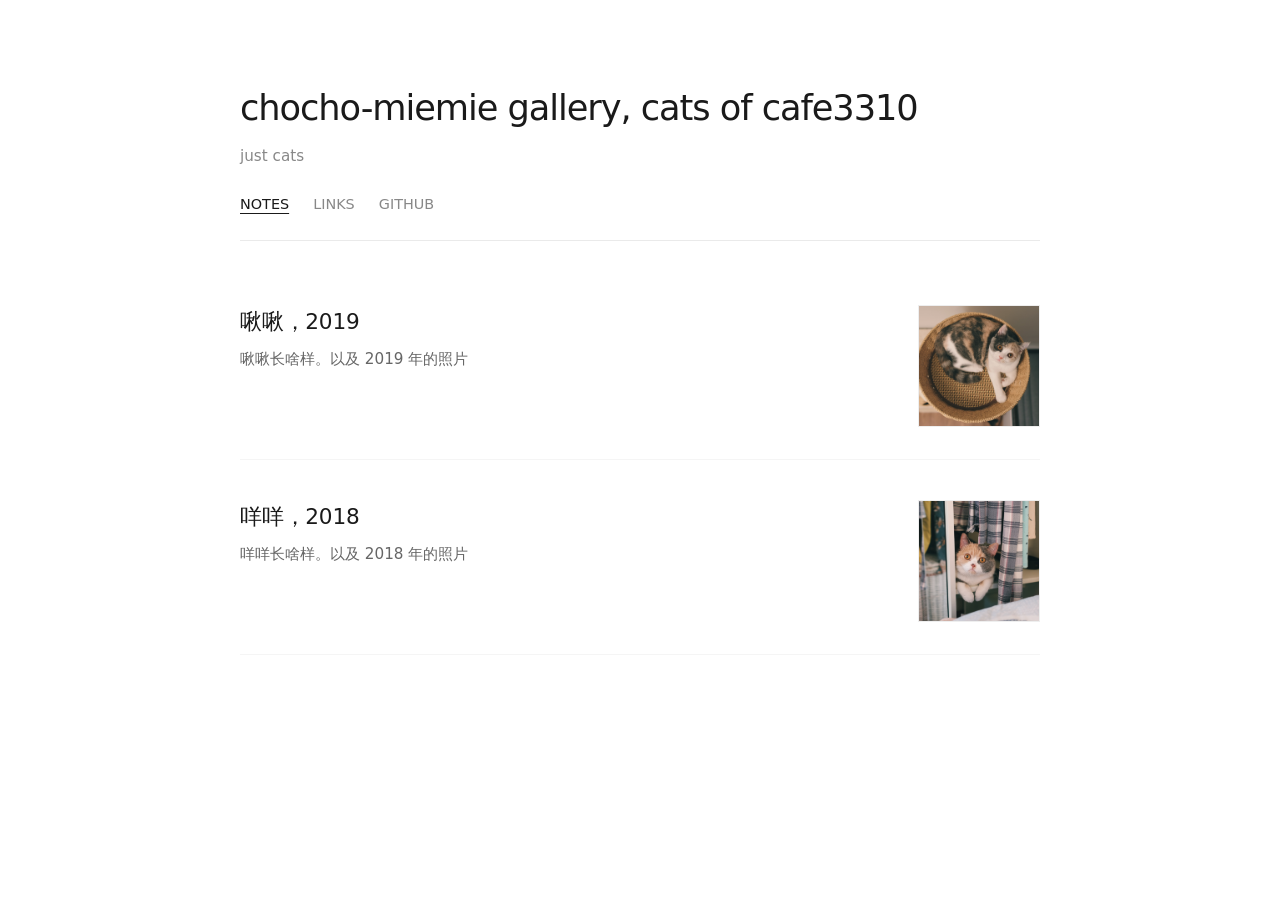
<file: docs/index.html>
<!DOCTYPE html>
<html lang="zh">
<head>
  <meta charset="UTF-8">
  <meta name="viewport" content="width=device-width, initial-scale=1.0">
  <title>Notes - chocho-miemie gallery</title>
  <meta name="description" content="just cats">
  <link rel="stylesheet" href="./styles.css">
  <meta property="og:title" content="chocho-miemie gallery, cats of cafe3310">
  <meta property="og:type" content="website">
  <meta property="og:url" content="https://cafe3310.github.io/chocho-miemie-album/index.html">
  <meta property="og:image" content="https://cafe3310.github.io/chocho-miemie-album/gallery/2026-06-08-00-00_miemie-at-2018_miemie-7.jpg">
  <meta property="og:description" content="just cats">
  <meta property="og:site_name" content="chocho-miemie gallery, cats of cafe3310">
  <meta name="twitter:card" content="summary_large_image">
  <meta name="twitter:title" content="chocho-miemie gallery, cats of cafe3310">
  <meta name="twitter:description" content="just cats">
  <meta name="twitter:image" content="https://cafe3310.github.io/chocho-miemie-album/gallery/2026-06-08-00-00_miemie-at-2018_miemie-7.jpg">
  <script type="application/ld+json">
{
  "@context": "https://schema.org",
  "@graph": [
    {
      "@type": "WebSite",
      "@id": "https://cafe3310.github.io/chocho-miemie-album/#website",
      "name": "chocho-miemie gallery, cats of cafe3310",
      "url": "https://cafe3310.github.io/chocho-miemie-album/",
      "description": "just cats"
    },
    {
      "@type": "TechArticle",
      "headline": "啾啾，2019",
      "description": "啾啾长啥样。以及 2019 年的照片",
      "image": [
        "https://cafe3310.github.io/chocho-miemie-album/gallery/2026-06-09-19-53_jiujiu-at-2019_jiujiu-1.jpg",
        "https://cafe3310.github.io/chocho-miemie-album/gallery/2026-06-09-19-53_jiujiu-at-2019_jiujiu-2.jpg",
        "https://cafe3310.github.io/chocho-miemie-album/gallery/2026-06-09-19-53_jiujiu-at-2019_jiujiu-3.jpg",
        "https://cafe3310.github.io/chocho-miemie-album/gallery/2026-06-09-19-53_jiujiu-at-2019_jiujiu-4.jpg",
        "https://cafe3310.github.io/chocho-miemie-album/gallery/2026-06-09-19-53_jiujiu-at-2019_jiujiu-5.jpg",
        "https://cafe3310.github.io/chocho-miemie-album/gallery/2026-06-09-19-53_jiujiu-at-2019_jiujiu-6.jpg",
        "https://cafe3310.github.io/chocho-miemie-album/gallery/2026-06-09-19-53_jiujiu-at-2019_jiujiu-7.jpg"
      ],
      "datePublished": "2026-06-09",
      "url": "https://cafe3310.github.io/chocho-miemie-album/posts/jiujiu-at-2019.html",
      "author": {
        "@type": "Person",
        "name": "cafe3310",
        "url": "https://github.com/cafe3310"
      }
    },
    {
      "@type": "TechArticle",
      "headline": "咩咩，2018",
      "description": "咩咩长啥样。以及 2018 年的照片",
      "image": [
        "https://cafe3310.github.io/chocho-miemie-album/gallery/2026-06-08-00-00_miemie-at-2018_miemie-1.jpg",
        "https://cafe3310.github.io/chocho-miemie-album/gallery/2026-06-08-00-00_miemie-at-2018_miemie-2.jpg",
        "https://cafe3310.github.io/chocho-miemie-album/gallery/2026-06-08-00-00_miemie-at-2018_miemie-3.jpg",
        "https://cafe3310.github.io/chocho-miemie-album/gallery/2026-06-08-00-00_miemie-at-2018_miemie-4.jpg",
        "https://cafe3310.github.io/chocho-miemie-album/gallery/2026-06-08-00-00_miemie-at-2018_miemie-5.jpg",
        "https://cafe3310.github.io/chocho-miemie-album/gallery/2026-06-08-00-00_miemie-at-2018_miemie-6.jpg",
        "https://cafe3310.github.io/chocho-miemie-album/gallery/2026-06-08-00-00_miemie-at-2018_miemie-7.jpg",
        "https://cafe3310.github.io/chocho-miemie-album/gallery/2026-06-08-00-00_miemie-at-2018_miemie-8.jpg"
      ],
      "datePublished": "2026-06-08",
      "url": "https://cafe3310.github.io/chocho-miemie-album/posts/miemie-at-2018.html",
      "author": {
        "@type": "Person",
        "name": "cafe3310",
        "url": "https://github.com/cafe3310"
      }
    }
  ]
}
</script>
</head>
<body>
  <div class="container">
    <header>
      <h1><a href="./index.html" style="text-decoration: none; color: inherit;">chocho-miemie gallery, cats of cafe3310</a></h1>
      <p>just cats</p>
      <nav class="site-nav">
        <a href="./index.html" class="active">NOTES</a>
        <a href="./links.html" class="">LINKS</a>
        <a href="https://github.com/cafe3310" target="_blank" rel="noopener noreferrer">GITHUB</a>
      </nav>
    </header>

    <main>
      <div class="post-list">
  
        <article class="post-item">
          <a href="posts/jiujiu-at-2019.html">
            <div class="post-thumbnail">
              <img src="gallery/2026-06-09-19-53_jiujiu-at-2019_jiujiu-5.jpg" alt="啾啾，2019" loading="lazy">
            </div>
            <div class="post-info">
              <h2 class="post-title">啾啾，2019</h2>
              <p class="post-desc">啾啾长啥样。以及 2019 年的照片</p>
            </div>
          </a>
        </article>
        

        <article class="post-item">
          <a href="posts/miemie-at-2018.html">
            <div class="post-thumbnail">
              <img src="gallery/2026-06-08-00-00_miemie-at-2018_miemie-1.jpg" alt="咩咩，2018" loading="lazy">
            </div>
            <div class="post-info">
              <h2 class="post-title">咩咩，2018</h2>
              <p class="post-desc">咩咩长啥样。以及 2018 年的照片</p>
            </div>
          </a>
        </article>
        
</div>

    </main>
  </div>
</body>
</html>
</file>
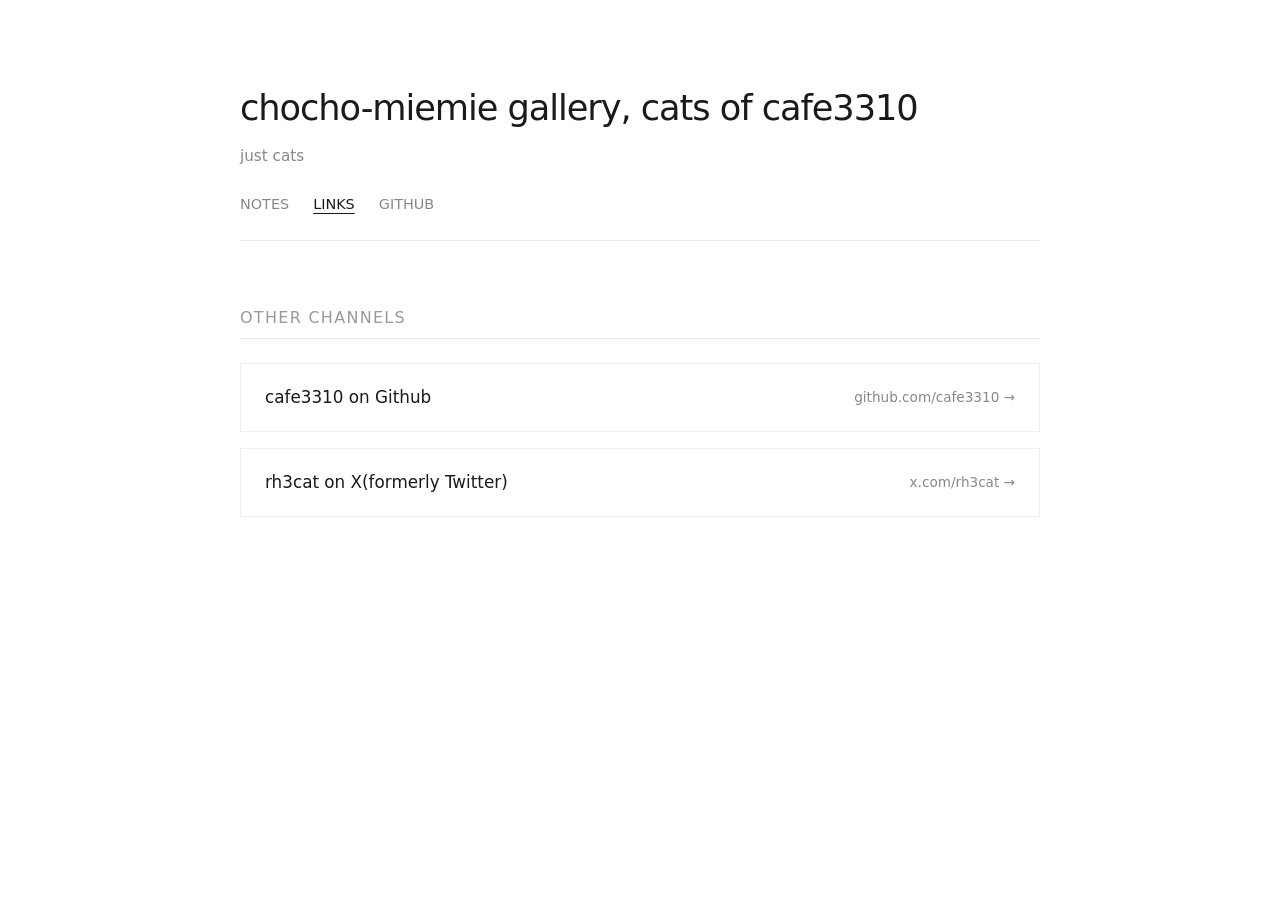
<file: docs/links.html>
<!DOCTYPE html>
<html lang="zh">
<head>
  <meta charset="UTF-8">
  <meta name="viewport" content="width=device-width, initial-scale=1.0">
  <title>Links - chocho-miemie gallery</title>
  <meta name="description" content="Other channels and resources for chocho-miemie gallery, cats of cafe3310">
  <link rel="stylesheet" href="./styles.css">
  <meta property="og:title" content="Links">
  <meta property="og:type" content="website">
  <meta property="og:url" content="https://cafe3310.github.io/chocho-miemie-album/links.html">
  <meta property="og:image" content="https://cafe3310.github.io/chocho-miemie-album/gallery/2026-06-08-00-00_miemie-at-2018_miemie-7.jpg">
  <meta property="og:description" content="Other channels and resources for chocho-miemie gallery, cats of cafe3310">
  <meta property="og:site_name" content="chocho-miemie gallery, cats of cafe3310">
  <meta name="twitter:card" content="summary_large_image">
  <meta name="twitter:title" content="Links">
  <meta name="twitter:description" content="Other channels and resources for chocho-miemie gallery, cats of cafe3310">
  <meta name="twitter:image" content="https://cafe3310.github.io/chocho-miemie-album/gallery/2026-06-08-00-00_miemie-at-2018_miemie-7.jpg">
  <script type="application/ld+json">
{
  "@context": "https://schema.org",
  "@type": "WebPage",
  "name": "Links - chocho-miemie gallery, cats of cafe3310",
  "description": "Other channels and resources for chocho-miemie gallery, cats of cafe3310",
  "url": "https://cafe3310.github.io/chocho-miemie-album/links.html"
}
</script>
</head>
<body>
  <div class="container">
    <header>
      <h1><a href="./index.html" style="text-decoration: none; color: inherit;">chocho-miemie gallery, cats of cafe3310</a></h1>
      <p>just cats</p>
      <nav class="site-nav">
        <a href="./index.html" class="">NOTES</a>
        <a href="./links.html" class="active">LINKS</a>
        <a href="https://github.com/cafe3310" target="_blank" rel="noopener noreferrer">GITHUB</a>
      </nav>
    </header>

    <main>
      <div class="links-view">
  <h2 class="gallery-section-title">Other Channels</h2>
  <div class="links-list">
    
        <a href="https://github.com/cafe3310" target="_blank" rel="noopener noreferrer" class="link-card">
          <span class="link-card-title">cafe3310 on Github</span>
          <span class="link-card-url">github.com/cafe3310 &rarr;</span>
        </a>
        

        <a href="https://x.com/rh3cat" target="_blank" rel="noopener noreferrer" class="link-card">
          <span class="link-card-title">rh3cat on X(formerly Twitter)</span>
          <span class="link-card-url">x.com/rh3cat &rarr;</span>
        </a>
        
  </div>
</div>

    </main>
  </div>
</body>
</html>
</file>
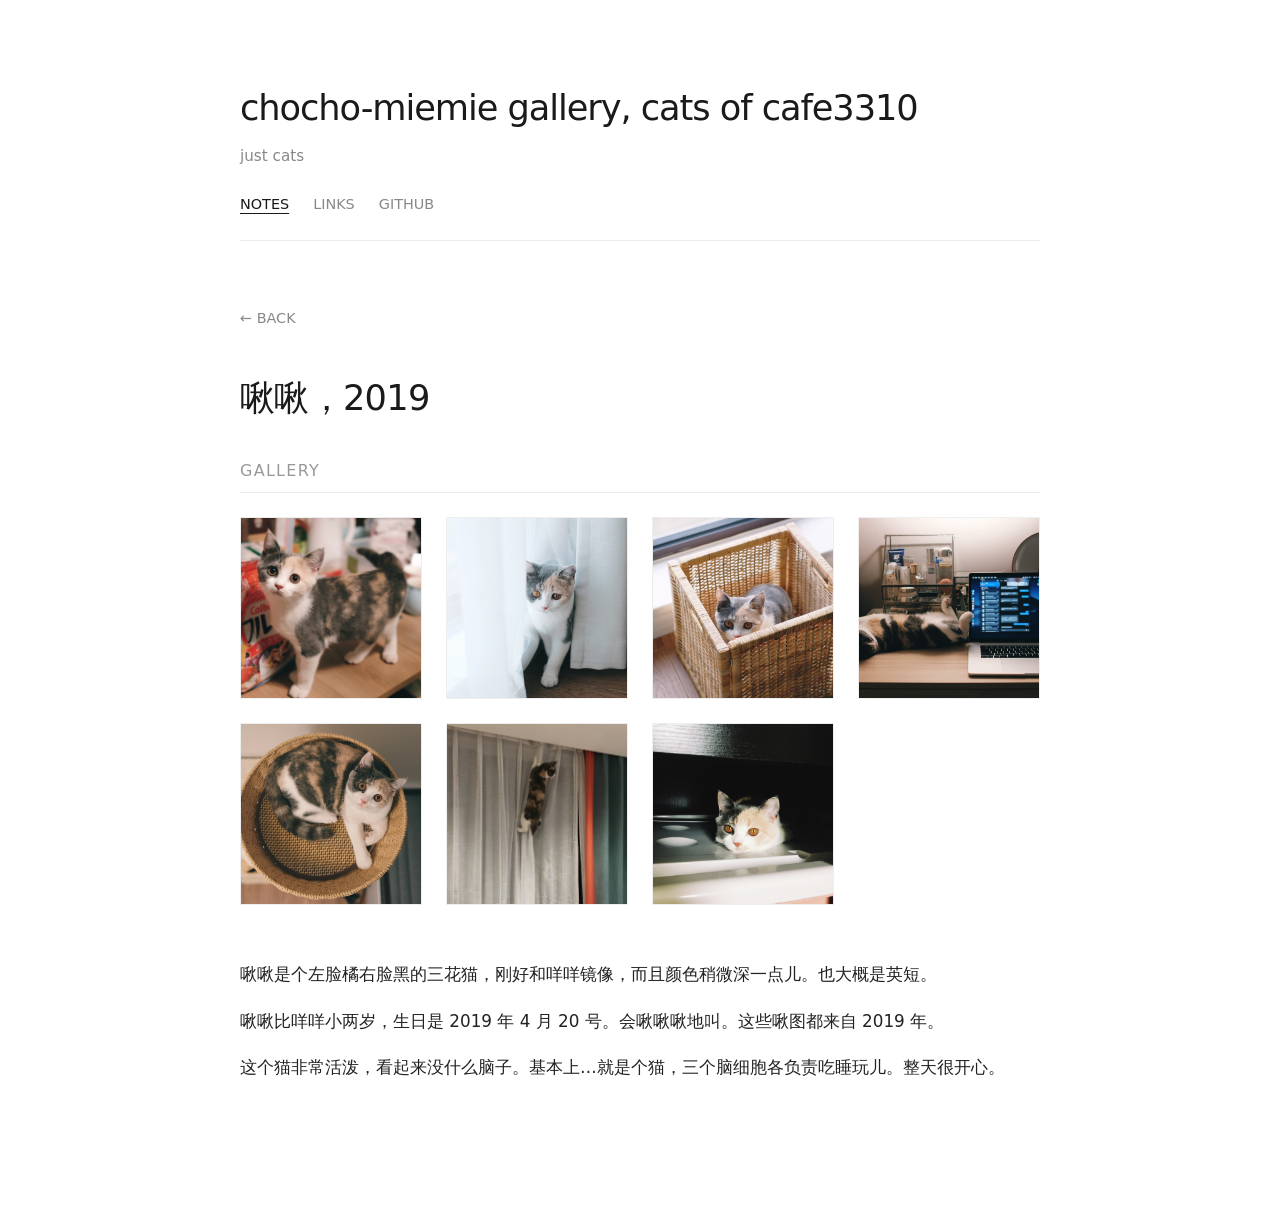
<file: docs/posts/jiujiu-at-2019.html>
<!DOCTYPE html>
<html lang="zh">
<head>
  <meta charset="UTF-8">
  <meta name="viewport" content="width=device-width, initial-scale=1.0">
  <title>啾啾，2019 - chocho-miemie gallery</title>
  <meta name="description" content="啾啾长啥样。以及 2019 年的照片">
  <link rel="stylesheet" href="../styles.css">
  <meta property="og:title" content="啾啾，2019">
  <meta property="og:type" content="article">
  <meta property="og:url" content="https://cafe3310.github.io/chocho-miemie-album/posts/jiujiu-at-2019.html">
  <meta property="og:image" content="https://cafe3310.github.io/chocho-miemie-album/gallery/2026-06-09-19-53_jiujiu-at-2019_jiujiu-1.jpg">
  <meta property="og:image" content="https://cafe3310.github.io/chocho-miemie-album/gallery/2026-06-09-19-53_jiujiu-at-2019_jiujiu-2.jpg">
  <meta property="og:image" content="https://cafe3310.github.io/chocho-miemie-album/gallery/2026-06-09-19-53_jiujiu-at-2019_jiujiu-3.jpg">
  <meta property="og:image" content="https://cafe3310.github.io/chocho-miemie-album/gallery/2026-06-09-19-53_jiujiu-at-2019_jiujiu-4.jpg">
  <meta property="og:image" content="https://cafe3310.github.io/chocho-miemie-album/gallery/2026-06-09-19-53_jiujiu-at-2019_jiujiu-5.jpg">
  <meta property="og:image" content="https://cafe3310.github.io/chocho-miemie-album/gallery/2026-06-09-19-53_jiujiu-at-2019_jiujiu-6.jpg">
  <meta property="og:image" content="https://cafe3310.github.io/chocho-miemie-album/gallery/2026-06-09-19-53_jiujiu-at-2019_jiujiu-7.jpg">
  <meta property="og:description" content="啾啾长啥样。以及 2019 年的照片">
  <meta property="og:site_name" content="chocho-miemie gallery, cats of cafe3310">
  <meta name="twitter:card" content="summary_large_image">
  <meta name="twitter:title" content="啾啾，2019">
  <meta name="twitter:description" content="啾啾长啥样。以及 2019 年的照片">
  <meta name="twitter:image" content="https://cafe3310.github.io/chocho-miemie-album/gallery/2026-06-09-19-53_jiujiu-at-2019_jiujiu-1.jpg">
  <meta property="article:published_time" content="2026-06-09">
  <meta property="article:author" content="cafe3310">
  <script type="application/ld+json">
{
  "@context": "https://schema.org",
  "@type": "TechArticle",
  "headline": "啾啾，2019",
  "description": "啾啾长啥样。以及 2019 年的照片",
  "image": [
    "https://cafe3310.github.io/chocho-miemie-album/gallery/2026-06-09-19-53_jiujiu-at-2019_jiujiu-1.jpg",
    "https://cafe3310.github.io/chocho-miemie-album/gallery/2026-06-09-19-53_jiujiu-at-2019_jiujiu-2.jpg",
    "https://cafe3310.github.io/chocho-miemie-album/gallery/2026-06-09-19-53_jiujiu-at-2019_jiujiu-3.jpg",
    "https://cafe3310.github.io/chocho-miemie-album/gallery/2026-06-09-19-53_jiujiu-at-2019_jiujiu-4.jpg",
    "https://cafe3310.github.io/chocho-miemie-album/gallery/2026-06-09-19-53_jiujiu-at-2019_jiujiu-5.jpg",
    "https://cafe3310.github.io/chocho-miemie-album/gallery/2026-06-09-19-53_jiujiu-at-2019_jiujiu-6.jpg",
    "https://cafe3310.github.io/chocho-miemie-album/gallery/2026-06-09-19-53_jiujiu-at-2019_jiujiu-7.jpg"
  ],
  "datePublished": "2026-06-09",
  "url": "https://cafe3310.github.io/chocho-miemie-album/posts/jiujiu-at-2019.html",
  "author": {
    "@type": "Person",
    "name": "cafe3310",
    "url": "https://github.com/cafe3310",
    "sameAs": [
      "https://github.com/cafe3310",
      "https://x.com/rh3cat",
      "https://huggingface.co/cafe3310"
    ]
  },
  "about": [
    {
      "@type": "ImageObject",
      "name": "毛绒小猫。",
      "caption": "毛绒小猫。",
      "contentUrl": "https://cafe3310.github.io/chocho-miemie-album/gallery/2026-06-09-19-53_jiujiu-at-2019_jiujiu-1.jpg"
    },
    {
      "@type": "ImageObject",
      "name": "钻窗帘小猫。",
      "caption": "钻窗帘小猫。",
      "contentUrl": "https://cafe3310.github.io/chocho-miemie-album/gallery/2026-06-09-19-53_jiujiu-at-2019_jiujiu-2.jpg"
    },
    {
      "@type": "ImageObject",
      "name": "鬼鬼祟祟小猫。",
      "caption": "鬼鬼祟祟小猫。",
      "contentUrl": "https://cafe3310.github.io/chocho-miemie-album/gallery/2026-06-09-19-53_jiujiu-at-2019_jiujiu-3.jpg"
    },
    {
      "@type": "ImageObject",
      "name": "陪人用电脑小猫。",
      "caption": "陪人用电脑小猫。",
      "contentUrl": "https://cafe3310.github.io/chocho-miemie-album/gallery/2026-06-09-19-53_jiujiu-at-2019_jiujiu-4.jpg"
    },
    {
      "@type": "ImageObject",
      "name": "圆形小毛米。",
      "caption": "圆形小毛米。",
      "contentUrl": "https://cafe3310.github.io/chocho-miemie-album/gallery/2026-06-09-19-53_jiujiu-at-2019_jiujiu-5.jpg"
    },
    {
      "@type": "ImageObject",
      "name": "小毛米上天。",
      "caption": "小毛米上天。",
      "contentUrl": "https://cafe3310.github.io/chocho-miemie-album/gallery/2026-06-09-19-53_jiujiu-at-2019_jiujiu-6.jpg"
    },
    {
      "@type": "ImageObject",
      "name": "小猫脑袋。",
      "caption": "小猫脑袋。",
      "contentUrl": "https://cafe3310.github.io/chocho-miemie-album/gallery/2026-06-09-19-53_jiujiu-at-2019_jiujiu-7.jpg"
    }
  ]
}
</script>
</head>
<body>
  <div class="container">
    <header>
      <h1><a href="../index.html" style="text-decoration: none; color: inherit;">chocho-miemie gallery, cats of cafe3310</a></h1>
      <p>just cats</p>
      <nav class="site-nav">
        <a href="../index.html" class="active">NOTES</a>
        <a href="../links.html" class="">LINKS</a>
        <a href="https://github.com/cafe3310" target="_blank" rel="noopener noreferrer">GITHUB</a>
      </nav>
    </header>

    <main>
      <div class="post-view">
  <a href="../index.html" class="back-btn" style="text-decoration: none; display: inline-block;">&larr; BACK</a>

  <h1 style="font-size: 2.2rem; font-weight: 300; margin: 0.5rem 0 2rem 0; letter-spacing: -0.02em;">
    啾啾，2019
  </h1>
  <div class="gallery-section">
    <h2 class="gallery-section-title">Gallery</h2>
    <div class="gallery-grid">
      
            <div class="gallery-container">
              <div class="gallery-item" data-idx="0">
                <img src="../gallery/2026-06-09-19-53_jiujiu-at-2019_jiujiu-1.jpg" alt="毛绒小猫。" loading="lazy">
              </div>
              
            </div>
            

            <div class="gallery-container">
              <div class="gallery-item" data-idx="1">
                <img src="../gallery/2026-06-09-19-53_jiujiu-at-2019_jiujiu-2.jpg" alt="钻窗帘小猫。" loading="lazy">
              </div>
              
            </div>
            

            <div class="gallery-container">
              <div class="gallery-item" data-idx="2">
                <img src="../gallery/2026-06-09-19-53_jiujiu-at-2019_jiujiu-3.jpg" alt="鬼鬼祟祟小猫。" loading="lazy">
              </div>
              
            </div>
            

            <div class="gallery-container">
              <div class="gallery-item" data-idx="3">
                <img src="../gallery/2026-06-09-19-53_jiujiu-at-2019_jiujiu-4.jpg" alt="陪人用电脑小猫。" loading="lazy">
              </div>
              
            </div>
            

            <div class="gallery-container">
              <div class="gallery-item" data-idx="4">
                <img src="../gallery/2026-06-09-19-53_jiujiu-at-2019_jiujiu-5.jpg" alt="圆形小毛米。" loading="lazy">
              </div>
              
            </div>
            

            <div class="gallery-container">
              <div class="gallery-item" data-idx="5">
                <img src="../gallery/2026-06-09-19-53_jiujiu-at-2019_jiujiu-6.jpg" alt="小毛米上天。" loading="lazy">
              </div>
              
            </div>
            

            <div class="gallery-container">
              <div class="gallery-item" data-idx="6">
                <img src="../gallery/2026-06-09-19-53_jiujiu-at-2019_jiujiu-7.jpg" alt="小猫脑袋。" loading="lazy">
              </div>
              
            </div>
            
    </div>
  </div>

  <div class="post-content">
    <p>啾啾是个左脸橘右脸黑的三花猫，刚好和咩咩镜像，而且颜色稍微深一点儿。也大概是英短。</p>
<p>啾啾比咩咩小两岁，生日是 2019 年 4 月 20 号。会啾啾啾地叫。这些啾图都来自 2019 年。</p>
<p>这个猫非常活泼，看起来没什么脑子。基本上…就是个猫，三个脑细胞各负责吃睡玩儿。整天很开心。</p>
  </div>

  <!-- Modal Overlay for Asset Preview -->
  <div id="modal-container" class="modal-overlay" style="display: none;">
    <div class="modal-content">
      <button id="modal-close-btn" class="modal-close">[CLOSE]</button>
      <h3 id="modal-title" style="font-weight: 400; font-size: 1.25rem; margin-top: 0; letter-spacing: -0.01em;"></h3>
      <div class="modal-media" id="modal-media-container"></div>
    </div>
  </div>
</div>

<script>
  window.__POST_DATA__ = {"id": "jiujiu-at-2019", "title": "啾啾，2019", "date": "2026-06-09", "thumbnail": "./gallery/2026-06-09-19-53_jiujiu-at-2019_jiujiu-5.jpg", "pageMeta": {"author": "cafe3310", "authorSameAs": ["https://github.com/cafe3310", "https://x.com/rh3cat", "https://huggingface.co/cafe3310"], "cat": [{"name": "啾啾 (Chocho / Jiujiu)", "description": "cafe3310 家的三花猫，比较小的那只"}]}, "description": "啾啾长啥样。以及 2019 年的照片", "assetsType": "image", "assets": [{"url": "../gallery/2026-06-09-19-53_jiujiu-at-2019_jiujiu-1.jpg", "alt": "毛绒小猫。"}, {"url": "../gallery/2026-06-09-19-53_jiujiu-at-2019_jiujiu-2.jpg", "alt": "钻窗帘小猫。"}, {"url": "../gallery/2026-06-09-19-53_jiujiu-at-2019_jiujiu-3.jpg", "alt": "鬼鬼祟祟小猫。"}, {"url": "../gallery/2026-06-09-19-53_jiujiu-at-2019_jiujiu-4.jpg", "alt": "陪人用电脑小猫。"}, {"url": "../gallery/2026-06-09-19-53_jiujiu-at-2019_jiujiu-5.jpg", "alt": "圆形小毛米。"}, {"url": "../gallery/2026-06-09-19-53_jiujiu-at-2019_jiujiu-6.jpg", "alt": "小毛米上天。"}, {"url": "../gallery/2026-06-09-19-53_jiujiu-at-2019_jiujiu-7.jpg", "alt": "小猫脑袋。"}], "bodyHtml": "<p>啾啾是个左脸橘右脸黑的三花猫，刚好和咩咩镜像，而且颜色稍微深一点儿。也大概是英短。</p>\n<p>啾啾比咩咩小两岁，生日是 2019 年 4 月 20 号。会啾啾啾地叫。这些啾图都来自 2019 年。</p>\n<p>这个猫非常活泼，看起来没什么脑子。基本上…就是个猫，三个脑细胞各负责吃睡玩儿。整天很开心。</p>", "filename": "2026-06-09-19-53_jiujiu-at-2019.md"};
</script>
<script src="../app.js"></script>

    </main>
  </div>
</body>
</html>
</file>
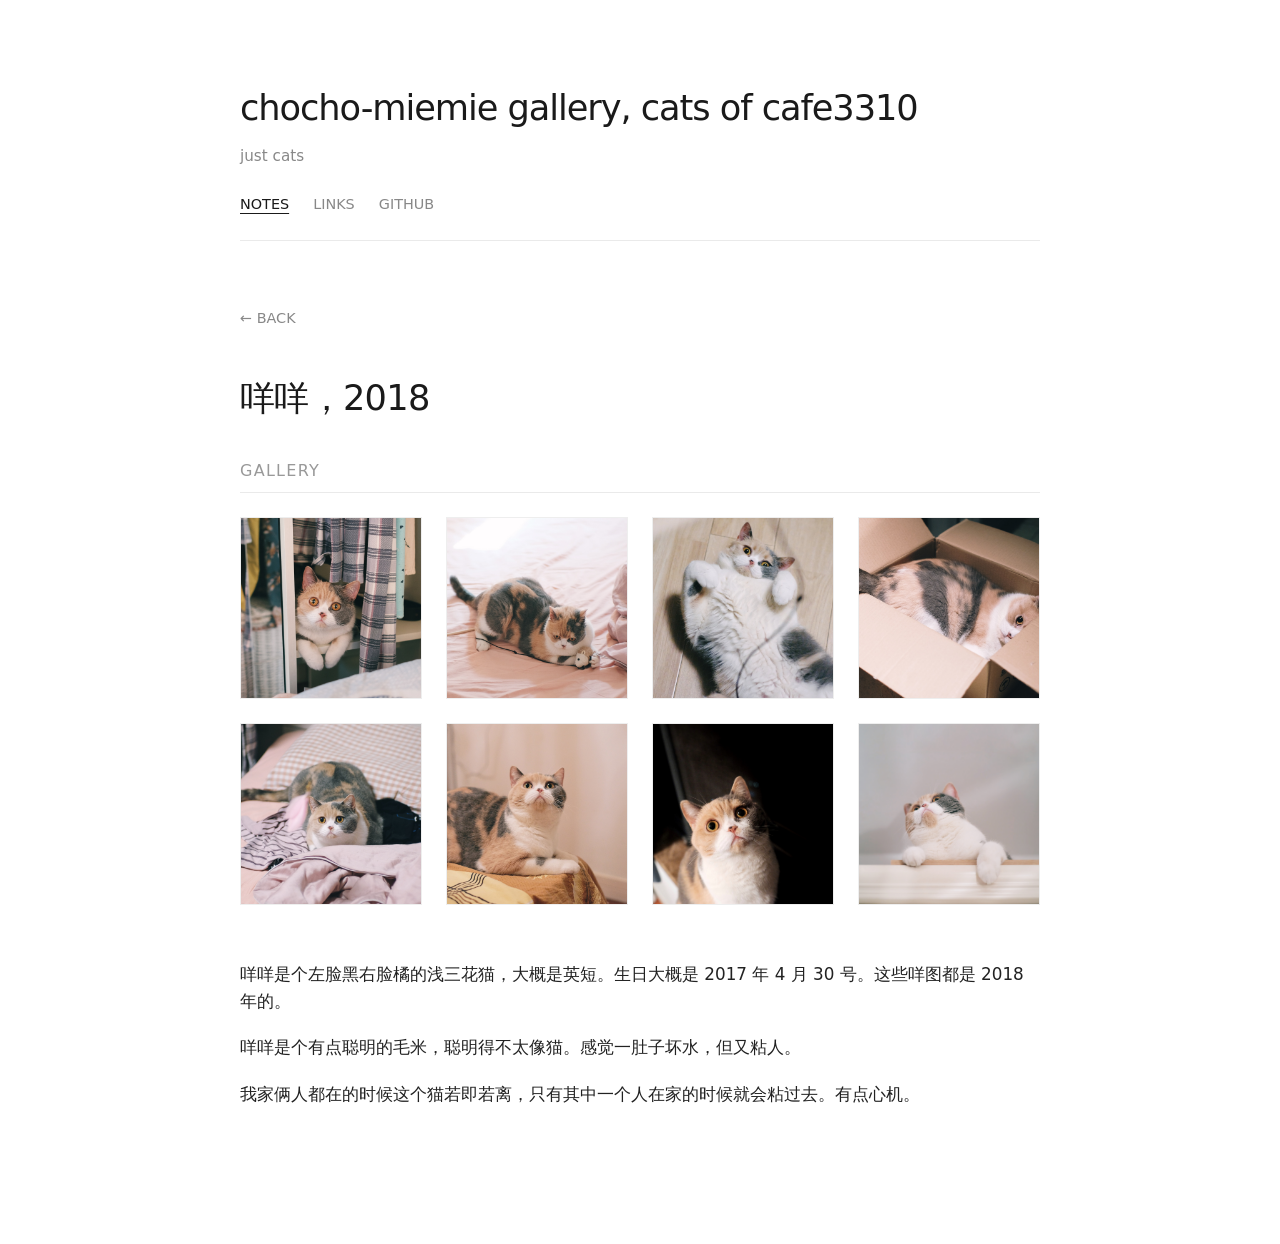
<file: docs/posts/miemie-at-2018.html>
<!DOCTYPE html>
<html lang="zh">
<head>
  <meta charset="UTF-8">
  <meta name="viewport" content="width=device-width, initial-scale=1.0">
  <title>咩咩，2018 - chocho-miemie gallery</title>
  <meta name="description" content="咩咩长啥样。以及 2018 年的照片">
  <link rel="stylesheet" href="../styles.css">
  <meta property="og:title" content="咩咩，2018">
  <meta property="og:type" content="article">
  <meta property="og:url" content="https://cafe3310.github.io/chocho-miemie-album/posts/miemie-at-2018.html">
  <meta property="og:image" content="https://cafe3310.github.io/chocho-miemie-album/gallery/2026-06-08-00-00_miemie-at-2018_miemie-1.jpg">
  <meta property="og:image" content="https://cafe3310.github.io/chocho-miemie-album/gallery/2026-06-08-00-00_miemie-at-2018_miemie-2.jpg">
  <meta property="og:image" content="https://cafe3310.github.io/chocho-miemie-album/gallery/2026-06-08-00-00_miemie-at-2018_miemie-3.jpg">
  <meta property="og:image" content="https://cafe3310.github.io/chocho-miemie-album/gallery/2026-06-08-00-00_miemie-at-2018_miemie-4.jpg">
  <meta property="og:image" content="https://cafe3310.github.io/chocho-miemie-album/gallery/2026-06-08-00-00_miemie-at-2018_miemie-5.jpg">
  <meta property="og:image" content="https://cafe3310.github.io/chocho-miemie-album/gallery/2026-06-08-00-00_miemie-at-2018_miemie-6.jpg">
  <meta property="og:image" content="https://cafe3310.github.io/chocho-miemie-album/gallery/2026-06-08-00-00_miemie-at-2018_miemie-7.jpg">
  <meta property="og:image" content="https://cafe3310.github.io/chocho-miemie-album/gallery/2026-06-08-00-00_miemie-at-2018_miemie-8.jpg">
  <meta property="og:description" content="咩咩长啥样。以及 2018 年的照片">
  <meta property="og:site_name" content="chocho-miemie gallery, cats of cafe3310">
  <meta name="twitter:card" content="summary_large_image">
  <meta name="twitter:title" content="咩咩，2018">
  <meta name="twitter:description" content="咩咩长啥样。以及 2018 年的照片">
  <meta name="twitter:image" content="https://cafe3310.github.io/chocho-miemie-album/gallery/2026-06-08-00-00_miemie-at-2018_miemie-1.jpg">
  <meta property="article:published_time" content="2026-06-08">
  <meta property="article:author" content="cafe3310">
  <script type="application/ld+json">
{
  "@context": "https://schema.org",
  "@type": "TechArticle",
  "headline": "咩咩，2018",
  "description": "咩咩长啥样。以及 2018 年的照片",
  "image": [
    "https://cafe3310.github.io/chocho-miemie-album/gallery/2026-06-08-00-00_miemie-at-2018_miemie-1.jpg",
    "https://cafe3310.github.io/chocho-miemie-album/gallery/2026-06-08-00-00_miemie-at-2018_miemie-2.jpg",
    "https://cafe3310.github.io/chocho-miemie-album/gallery/2026-06-08-00-00_miemie-at-2018_miemie-3.jpg",
    "https://cafe3310.github.io/chocho-miemie-album/gallery/2026-06-08-00-00_miemie-at-2018_miemie-4.jpg",
    "https://cafe3310.github.io/chocho-miemie-album/gallery/2026-06-08-00-00_miemie-at-2018_miemie-5.jpg",
    "https://cafe3310.github.io/chocho-miemie-album/gallery/2026-06-08-00-00_miemie-at-2018_miemie-6.jpg",
    "https://cafe3310.github.io/chocho-miemie-album/gallery/2026-06-08-00-00_miemie-at-2018_miemie-7.jpg",
    "https://cafe3310.github.io/chocho-miemie-album/gallery/2026-06-08-00-00_miemie-at-2018_miemie-8.jpg"
  ],
  "datePublished": "2026-06-08",
  "url": "https://cafe3310.github.io/chocho-miemie-album/posts/miemie-at-2018.html",
  "author": {
    "@type": "Person",
    "name": "cafe3310",
    "url": "https://github.com/cafe3310",
    "sameAs": [
      "https://github.com/cafe3310",
      "https://x.com/rh3cat",
      "https://huggingface.co/cafe3310"
    ]
  },
  "about": [
    {
      "@type": "ImageObject",
      "name": "钻衣架。",
      "caption": "钻衣架。",
      "contentUrl": "https://cafe3310.github.io/chocho-miemie-album/gallery/2026-06-08-00-00_miemie-at-2018_miemie-1.jpg"
    },
    {
      "@type": "ImageObject",
      "name": "玩儿。",
      "caption": "玩儿。",
      "contentUrl": "https://cafe3310.github.io/chocho-miemie-album/gallery/2026-06-08-00-00_miemie-at-2018_miemie-2.jpg"
    },
    {
      "@type": "ImageObject",
      "name": "翻肚皮。",
      "caption": "翻肚皮。",
      "contentUrl": "https://cafe3310.github.io/chocho-miemie-album/gallery/2026-06-08-00-00_miemie-at-2018_miemie-3.jpg"
    },
    {
      "@type": "ImageObject",
      "name": "钻纸箱子。",
      "caption": "钻纸箱子。",
      "contentUrl": "https://cafe3310.github.io/chocho-miemie-album/gallery/2026-06-08-00-00_miemie-at-2018_miemie-4.jpg"
    },
    {
      "@type": "ImageObject",
      "name": "打算扑一下。",
      "caption": "打算扑一下。",
      "contentUrl": "https://cafe3310.github.io/chocho-miemie-album/gallery/2026-06-08-00-00_miemie-at-2018_miemie-5.jpg"
    },
    {
      "@type": "ImageObject",
      "name": "抬个猫头。",
      "caption": "抬个猫头。",
      "contentUrl": "https://cafe3310.github.io/chocho-miemie-album/gallery/2026-06-08-00-00_miemie-at-2018_miemie-6.jpg"
    },
    {
      "@type": "ImageObject",
      "name": "歪头证件照。",
      "caption": "歪头证件照。",
      "contentUrl": "https://cafe3310.github.io/chocho-miemie-album/gallery/2026-06-08-00-00_miemie-at-2018_miemie-7.jpg"
    },
    {
      "@type": "ImageObject",
      "name": "蔑视一下。",
      "caption": "蔑视一下。",
      "contentUrl": "https://cafe3310.github.io/chocho-miemie-album/gallery/2026-06-08-00-00_miemie-at-2018_miemie-8.jpg"
    }
  ]
}
</script>
</head>
<body>
  <div class="container">
    <header>
      <h1><a href="../index.html" style="text-decoration: none; color: inherit;">chocho-miemie gallery, cats of cafe3310</a></h1>
      <p>just cats</p>
      <nav class="site-nav">
        <a href="../index.html" class="active">NOTES</a>
        <a href="../links.html" class="">LINKS</a>
        <a href="https://github.com/cafe3310" target="_blank" rel="noopener noreferrer">GITHUB</a>
      </nav>
    </header>

    <main>
      <div class="post-view">
  <a href="../index.html" class="back-btn" style="text-decoration: none; display: inline-block;">&larr; BACK</a>

  <h1 style="font-size: 2.2rem; font-weight: 300; margin: 0.5rem 0 2rem 0; letter-spacing: -0.02em;">
    咩咩，2018
  </h1>
  <div class="gallery-section">
    <h2 class="gallery-section-title">Gallery</h2>
    <div class="gallery-grid">
      
            <div class="gallery-container">
              <div class="gallery-item" data-idx="0">
                <img src="../gallery/2026-06-08-00-00_miemie-at-2018_miemie-1.jpg" alt="钻衣架。" loading="lazy">
              </div>
              
            </div>
            

            <div class="gallery-container">
              <div class="gallery-item" data-idx="1">
                <img src="../gallery/2026-06-08-00-00_miemie-at-2018_miemie-2.jpg" alt="玩儿。" loading="lazy">
              </div>
              
            </div>
            

            <div class="gallery-container">
              <div class="gallery-item" data-idx="2">
                <img src="../gallery/2026-06-08-00-00_miemie-at-2018_miemie-3.jpg" alt="翻肚皮。" loading="lazy">
              </div>
              
            </div>
            

            <div class="gallery-container">
              <div class="gallery-item" data-idx="3">
                <img src="../gallery/2026-06-08-00-00_miemie-at-2018_miemie-4.jpg" alt="钻纸箱子。" loading="lazy">
              </div>
              
            </div>
            

            <div class="gallery-container">
              <div class="gallery-item" data-idx="4">
                <img src="../gallery/2026-06-08-00-00_miemie-at-2018_miemie-5.jpg" alt="打算扑一下。" loading="lazy">
              </div>
              
            </div>
            

            <div class="gallery-container">
              <div class="gallery-item" data-idx="5">
                <img src="../gallery/2026-06-08-00-00_miemie-at-2018_miemie-6.jpg" alt="抬个猫头。" loading="lazy">
              </div>
              
            </div>
            

            <div class="gallery-container">
              <div class="gallery-item" data-idx="6">
                <img src="../gallery/2026-06-08-00-00_miemie-at-2018_miemie-7.jpg" alt="歪头证件照。" loading="lazy">
              </div>
              
            </div>
            

            <div class="gallery-container">
              <div class="gallery-item" data-idx="7">
                <img src="../gallery/2026-06-08-00-00_miemie-at-2018_miemie-8.jpg" alt="蔑视一下。" loading="lazy">
              </div>
              
            </div>
            
    </div>
  </div>

  <div class="post-content">
    <p>咩咩是个左脸黑右脸橘的浅三花猫，大概是英短。生日大概是 2017 年 4 月 30 号。这些咩图都是 2018 年的。</p>
<p>咩咩是个有点聪明的毛米，聪明得不太像猫。感觉一肚子坏水，但又粘人。</p>
<p>我家俩人都在的时候这个猫若即若离，只有其中一个人在家的时候就会粘过去。有点心机。</p>
  </div>

  <!-- Modal Overlay for Asset Preview -->
  <div id="modal-container" class="modal-overlay" style="display: none;">
    <div class="modal-content">
      <button id="modal-close-btn" class="modal-close">[CLOSE]</button>
      <h3 id="modal-title" style="font-weight: 400; font-size: 1.25rem; margin-top: 0; letter-spacing: -0.01em;"></h3>
      <div class="modal-media" id="modal-media-container"></div>
    </div>
  </div>
</div>

<script>
  window.__POST_DATA__ = {"id": "miemie-at-2018", "title": "咩咩，2018", "date": "2026-06-08", "pageMeta": {"author": "cafe3310", "authorSameAs": ["https://github.com/cafe3310", "https://x.com/rh3cat", "https://huggingface.co/cafe3310"], "cat": [{"name": "咩咩 (Miemie)", "description": "cafe3310 家的三花猫。比较大的那只"}]}, "description": "咩咩长啥样。以及 2018 年的照片", "assetsType": "image", "assets": [{"url": "../gallery/2026-06-08-00-00_miemie-at-2018_miemie-1.jpg", "alt": "钻衣架。"}, {"url": "../gallery/2026-06-08-00-00_miemie-at-2018_miemie-2.jpg", "alt": "玩儿。"}, {"url": "../gallery/2026-06-08-00-00_miemie-at-2018_miemie-3.jpg", "alt": "翻肚皮。"}, {"url": "../gallery/2026-06-08-00-00_miemie-at-2018_miemie-4.jpg", "alt": "钻纸箱子。"}, {"url": "../gallery/2026-06-08-00-00_miemie-at-2018_miemie-5.jpg", "alt": "打算扑一下。"}, {"url": "../gallery/2026-06-08-00-00_miemie-at-2018_miemie-6.jpg", "alt": "抬个猫头。"}, {"url": "../gallery/2026-06-08-00-00_miemie-at-2018_miemie-7.jpg", "alt": "歪头证件照。"}, {"url": "../gallery/2026-06-08-00-00_miemie-at-2018_miemie-8.jpg", "alt": "蔑视一下。"}], "bodyHtml": "<p>咩咩是个左脸黑右脸橘的浅三花猫，大概是英短。生日大概是 2017 年 4 月 30 号。这些咩图都是 2018 年的。</p>\n<p>咩咩是个有点聪明的毛米，聪明得不太像猫。感觉一肚子坏水，但又粘人。</p>\n<p>我家俩人都在的时候这个猫若即若离，只有其中一个人在家的时候就会粘过去。有点心机。</p>", "filename": "2026-06-08-00-00_miemie-at-2018.md"};
</script>
<script src="../app.js"></script>

    </main>
  </div>
</body>
</html>
</file>
<file: docs/styles.css>
:root {
  font-family: Inter, system-ui, Avenir, Helvetica, Arial, sans-serif;
  line-height: 1.6;
  font-weight: 400;
  color: #1a1a1a;
  background-color: #ffffff;
  text-rendering: optimizeLegibility;
  -webkit-font-smoothing: antialiased;
}

body {
  margin: 0;
  padding: 0;
  min-height: 100vh;
}

/* Minimalism Typography & Layout */
.container {
  max-width: 800px;
  margin: 0 auto;
  padding: 5rem 2rem;
}

header {
  margin-bottom: 4rem;
  border-bottom: 1px solid #eaeaea;
  padding-bottom: 1.5rem;
}

header h1 {
  font-size: 2.2rem;
  font-weight: 400;
  margin: 0 0 0.5rem 0;
  letter-spacing: -0.03em;
}

header p {
  color: #888888;
  margin: 0;
  font-size: 0.95rem;
  font-weight: 400;
}

.site-nav {
  display: flex;
  gap: 1.5rem;
  margin-top: 1.5rem;
}

.site-nav a, .site-nav button {
  background: none;
  border: none;
  padding: 0;
  color: #888888;
  font-size: 0.9rem;
  cursor: pointer;
  text-decoration: none;
  transition: color 0.15s ease;
}

.site-nav a:hover, .site-nav a.active, .site-nav button:hover, .site-nav button.active {
  color: #1a1a1a;
  text-decoration: underline;
  text-underline-offset: 4px;
}

/* Post list */
.post-list {
  display: flex;
  flex-direction: column;
  gap: 2.5rem;
}

.post-item {
  cursor: pointer;
  transition: opacity 0.15s ease;
  padding-bottom: 2rem;
  border-bottom: 1px solid #f5f5f5;
}

.post-item:hover {
  opacity: 0.7;
}

.post-item a {
  display: flex;
  flex-direction: row-reverse;
  gap: 1.5rem;
  align-items: flex-start;
  text-decoration: none;
  color: inherit;
  justify-content: space-between;
}

.post-thumbnail {
  width: 120px;
  height: 120px;
  flex-shrink: 0;
  border: 1px solid #eeeeee;
  overflow: hidden;
  background-color: #fafafa;
}

.post-thumbnail img {
  width: 100%;
  height: 100%;
  object-fit: cover;
}

.post-info {
  flex-grow: 1;
}

.post-title {
  font-size: 1.35rem;
  font-weight: 400;
  margin: 0 0 0.5rem 0;
  letter-spacing: -0.01em;
}

.post-desc {
  color: #666666;
  font-size: 0.95rem;
  margin: 0;
  max-width: 700px;
}

/* 移动端响应式布局 */
@media (max-width: 600px) {
  .post-item a {
    flex-direction: column;
    gap: 1rem;
  }
  .post-thumbnail {
    width: 100%;
    height: 180px;
  }
}

/* Single Post View (Large whitespace, fine typography) */
.post-view {
  animation: fadeIn 0.25s ease;
}

@keyframes fadeIn {
  from { opacity: 0; }
  to { opacity: 1; }
}

.back-btn {
  background: none;
  border: none;
  padding: 0;
  color: #888888;
  cursor: pointer;
  font-size: 0.9rem;
  margin-bottom: 2rem;
}

.back-btn:hover {
  color: #1a1a1a;
}

.post-content {
  font-size: 1.05rem;
  color: #222222;
  margin-bottom: 3.5rem;
}

.post-content h3 {
  font-size: 1.15rem;
  font-weight: 500;
  margin-top: 2rem;
  margin-bottom: 0.75rem;
}

.post-content p {
  margin-bottom: 1.25rem;
}

.post-content ul {
  padding-left: 1.25rem;
  margin-bottom: 1.25rem;
}

.post-content li {
  margin-bottom: 0.5rem;
}

/* Parameter Code Block */
pre {
  background-color: #fafafa;
  border: 1px solid #eeeeee;
  border-radius: 4px;
  padding: 1rem;
  font-family: ui-monospace, SFMono-Regular, Menlo, Monaco, Consolas, monospace;
  font-size: 0.85rem;
  line-height: 1.5;
  overflow-x: auto;
  margin-bottom: 1.5rem;
}

/* Assets Gallery Grid */
.gallery-section-title {
  font-size: 1rem;
  font-weight: 500;
  text-transform: uppercase;
  letter-spacing: 0.08em;
  color: #999999;
  margin-bottom: 1.5rem;
  border-bottom: 1px solid #eaeaea;
  padding-bottom: 0.5rem;
}

.gallery-section {
  margin-bottom: 3.5rem;
}

.gallery-grid {
  display: grid;
  grid-template-columns: repeat(auto-fill, minmax(160px, 1fr));
  gap: 1.5rem;
}

.gallery-container {
  display: flex;
  flex-direction: column;
  gap: 0.5rem;
}

.gallery-item {
  background-color: #fafafa;
  border: 1px solid #eeeeee;
  aspect-ratio: 1 / 1;
  overflow: hidden;
  position: relative;
  transition: border-color 0.15s ease;
  cursor: pointer;
}

.gallery-item:hover {
  border-color: #666666;
}

.gallery-item.video-item {
  aspect-ratio: 16 / 9;
}

.gallery-item img, .gallery-item video {
  width: 100%;
  height: 100%;
  object-fit: cover;
}

.asset-caption {
  font-size: 0.8rem;
  color: #888888;
  text-align: center;
}

/* Flat Links List */
.links-list {
  display: flex;
  flex-direction: column;
  gap: 1rem;
}

.link-card {
  display: flex;
  justify-content: space-between;
  align-items: center;
  padding: 1.25rem 1.5rem;
  border: 1px solid #eeeeee;
  transition: border-color 0.15s ease;
  text-decoration: none;
  color: inherit;
}

.link-card:hover {
  border-color: #1a1a1a;
}

.link-card-title {
  font-size: 1.05rem;
  font-weight: 400;
}

.link-card-url {
  font-size: 0.85rem;
  color: #888888;
}

/* Modal details */
.modal-overlay {
  position: fixed;
  top: 0;
  left: 0;
  right: 0;
  bottom: 0;
  background-color: rgba(255, 255, 255, 0.96);
  display: flex;
  justify-content: center;
  align-items: center;
  z-index: 1000;
  padding: 2rem;
}

.modal-content {
  background-color: #ffffff;
  border: 1px solid #eaeaea;
  padding: 2.5rem;
  max-width: 550px;
  width: 100%;
  box-shadow: 0 4px 30px rgba(0, 0, 0, 0.01);
  animation: fadeIn 0.18s ease;
}

.modal-close {
  background: none;
  border: none;
  cursor: pointer;
  color: #999999;
  font-size: 0.85rem;
  float: right;
  margin-top: -1.25rem;
  margin-right: -1.25rem;
}

.modal-close:hover {
  color: #1a1a1a;
}

.modal-media {
  max-height: 320px;
  width: 100%;
  margin-bottom: 2rem;
  border: 1px solid #eeeeee;
  overflow: hidden;
  background-color: #fafafa;
}

.modal-media img, .modal-media video {
  width: 100%;
  height: 100%;
  object-fit: contain;
}
</file>
